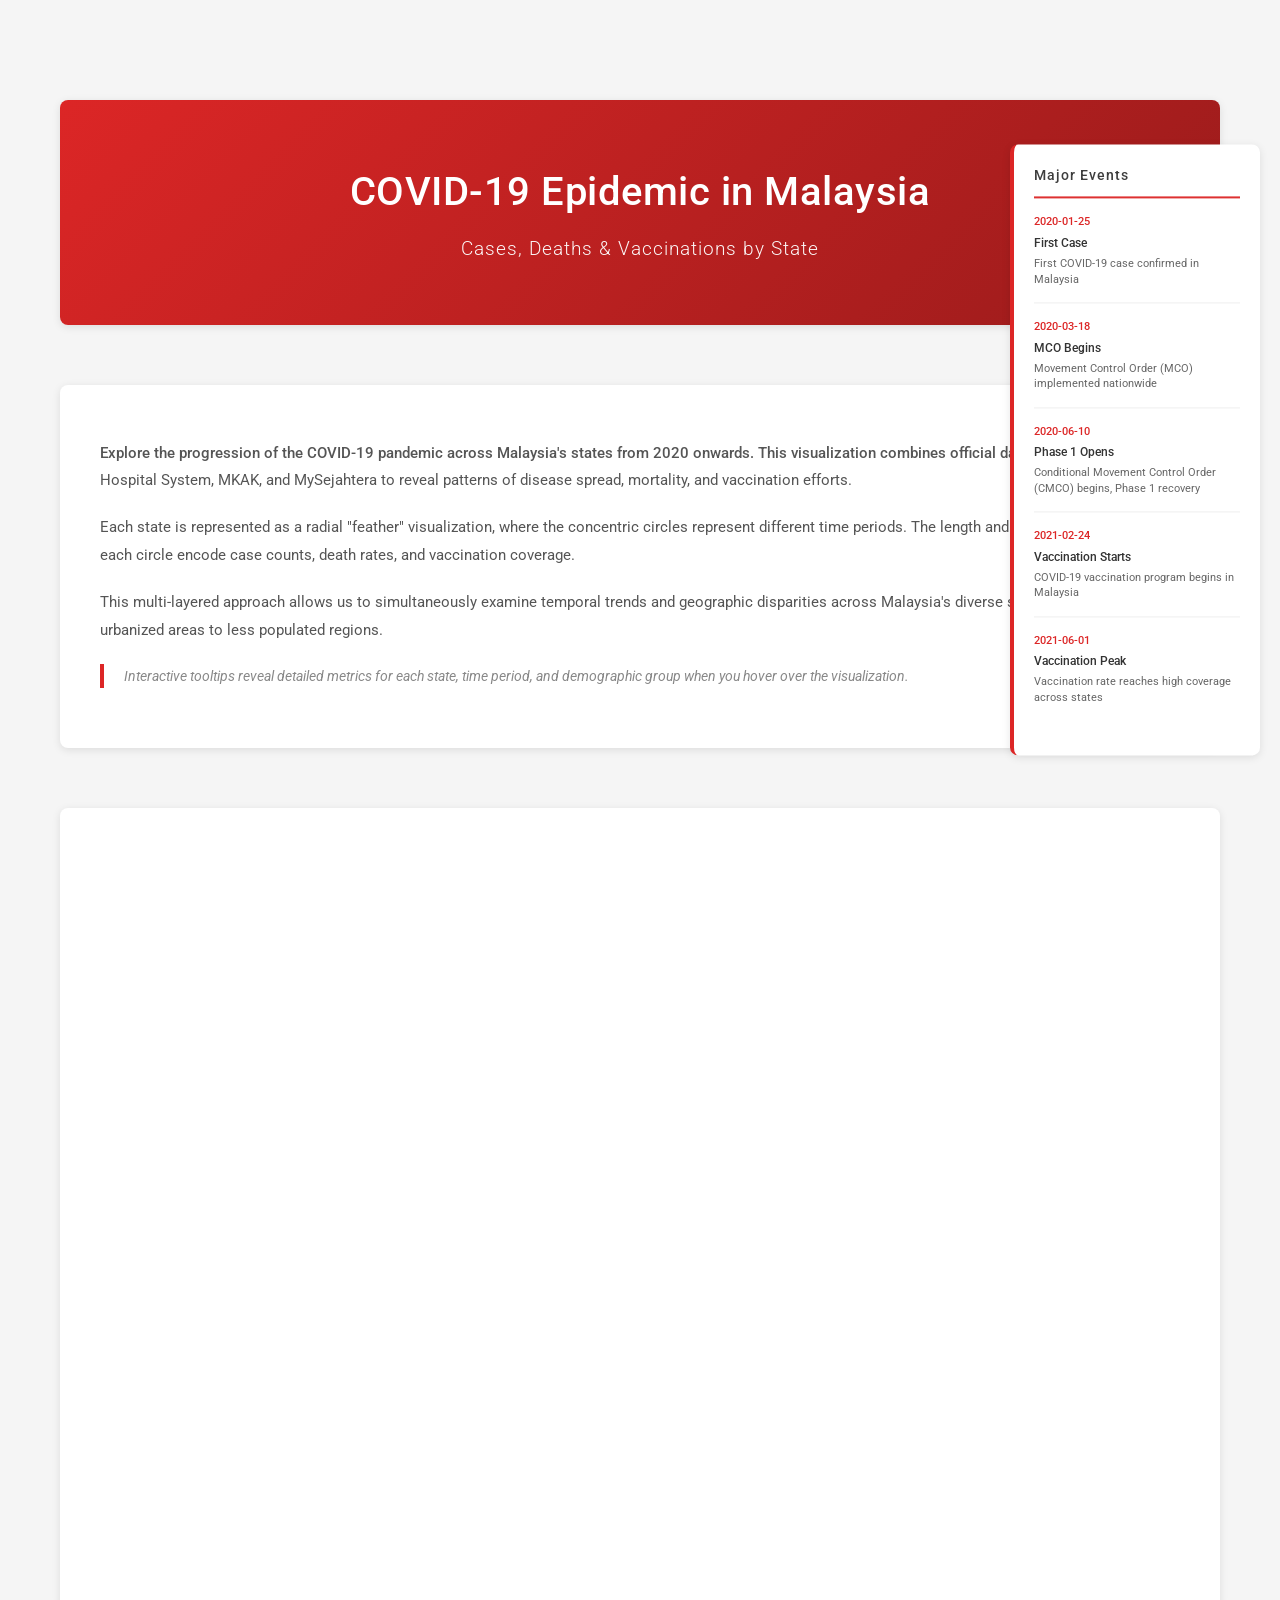
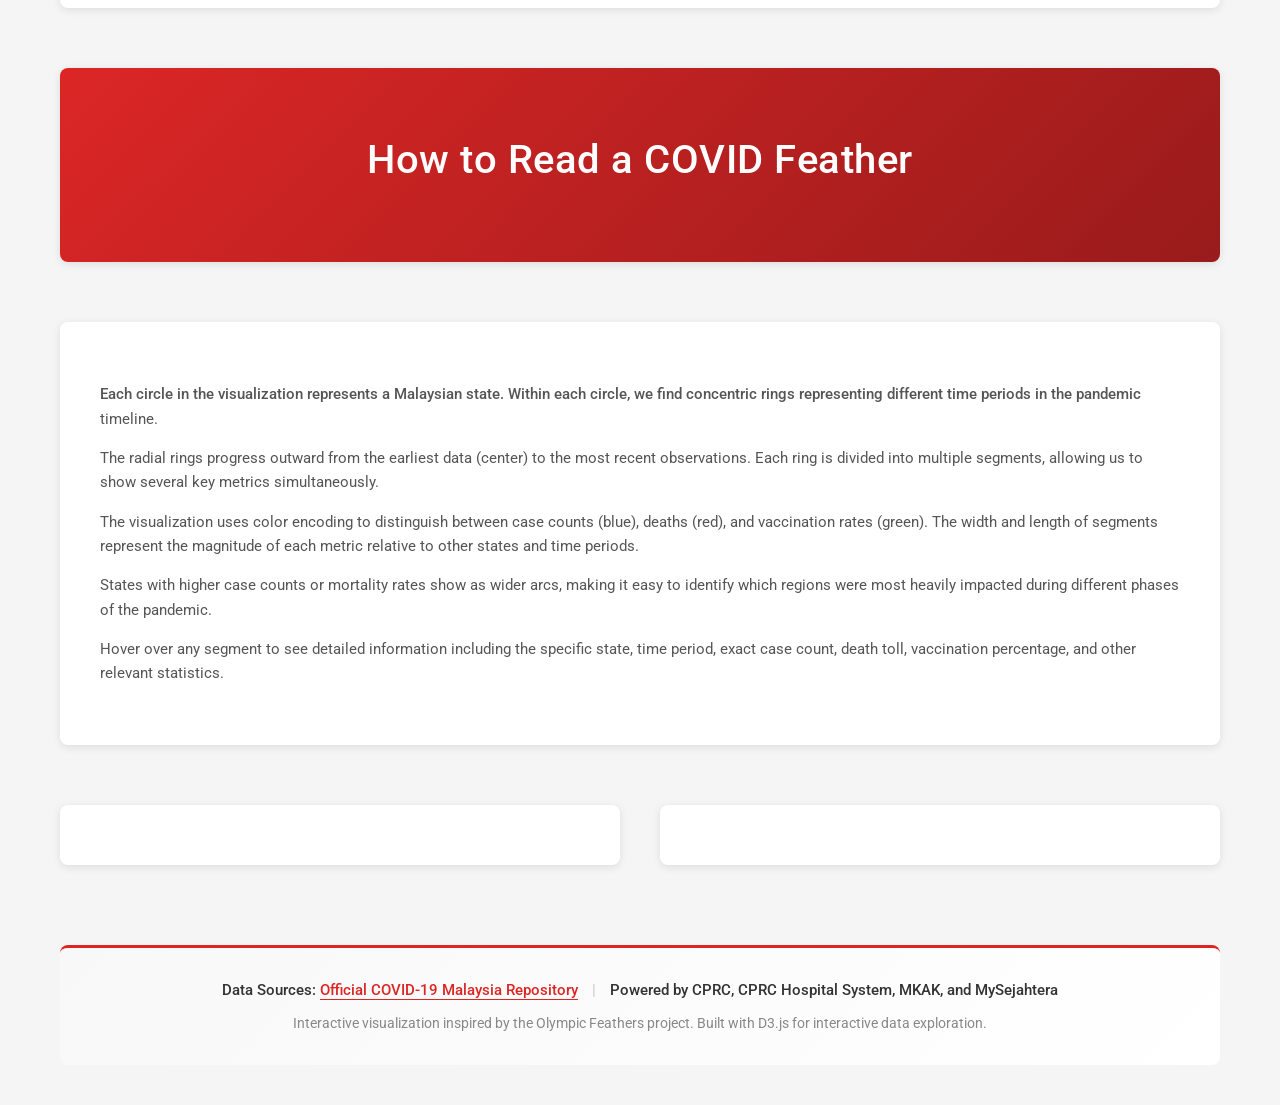
<file: index.html>
<!DOCTYPE html>
<html>
<head>
    <meta http-equiv="Content-Type" content="text/html; charset=UTF-8">
    <meta http-equiv="X-UA-Compatible" content="IE=edge">
    <meta name="viewport" content="user-scalable = yes">

    <title>COVID-19 in Malaysia</title>
    <meta name="author" content="COVID-19 Dashboard">
    <meta name="title" content="COVID-19 in Malaysia - Data Visualization">
    <meta name="description" content="Official data on the COVID-19 epidemic in Malaysia. Visualizing cases, deaths, and vaccinations across states and time.">
    <meta name="keywords" content="COVID-19, coronavirus, Malaysia, data visualization, cases, deaths, vaccination">
    <meta name="theme-color" content="#dc2626">
    
    <!-- Favicon -->
    <link rel="icon" type="image/png" sizes="32x32" href="img/favicon-32x32.png" />
    
    <!-- Google fonts -->
    <link href="https://fonts.googleapis.com/css?family=Roboto:300,300i,400,400i,500" rel="stylesheet">

    <!-- Styling -->
    <link href="css/style.css" rel="stylesheet">
    
    <!-- JS -->
    <script src="https://d3js.org/d3.v7.min.js"></script>
    <!-- Custom Scripts -->
    <script src="js/createStateFeather.js"></script>
    <script src="js/createTimelineAnnotations.js"></script>
    <script src="js/createLegends.js"></script>
    
</head>
<body>
    
    <div id="covid-wrapper">
        
        <div class="covid-section-wrapper head-title-wrapper">
            <h1 id="covid-top-title">COVID-19 Epidemic in Malaysia</h1>
            <h3 id="covid-top-subtitle">Cases, Deaths & Vaccinations by State</h3>
        </div>
        
        <div class="covid-section-wrapper">
            <div id="covid-introduction">
                <p class="bold-start">Explore the progression of the COVID-19 pandemic across Malaysia's states from 2020 onwards. This visualization combines official data from CPRC, the CPRC Hospital System, MKAK, and MySejahtera to reveal patterns of disease spread, mortality, and vaccination efforts.</p>
                <p>Each state is represented as a radial "feather" visualization, where the concentric circles represent different time periods. The length and color of segments within each circle encode case counts, death rates, and vaccination coverage.</p>
                <p>This multi-layered approach allows us to simultaneously examine temporal trends and geographic disparities across Malaysia's diverse states, from heavily urbanized areas to less populated regions.</p>
                <p class="visual-note">Interactive tooltips reveal detailed metrics for each state, time period, and demographic group when you hover over the visualization.</p>
            </div>
        </div>

        <!-- THE chart -->
        <div id="covid-chart"></div>

        <!-- legend -->
        <div class="covid-section-wrapper head-title-wrapper">
            <h1 id="covid-legend-title">How to Read a COVID Feather</h1>
        </div>
        <div class="covid-section-wrapper">
            <div id="covid-feather-legend">
                <p class="bold-start">Each circle in the visualization represents a Malaysian state. Within each circle, we find concentric rings representing different time periods in the pandemic timeline.</p>
                <p>The radial rings progress outward from the earliest data (center) to the most recent observations. Each ring is divided into multiple segments, allowing us to show several key metrics simultaneously.</p>
                <p>The visualization uses color encoding to distinguish between case counts (blue), deaths (red), and vaccination rates (green). The width and length of segments represent the magnitude of each metric relative to other states and time periods.</p>
                <p>States with higher case counts or mortality rates show as wider arcs, making it easy to identify which regions were most heavily impacted during different phases of the pandemic.</p>
                <p>Hover over any segment to see detailed information including the specific state, time period, exact case count, death toll, vaccination percentage, and other relevant statistics.</p>
            </div>
        </div>
        <div id="covid-legend-visual-wrapper">
            <div id="covid-chart-legend"></div>
            <div id="covid-color-legend"></div>
        </div>
        
        
        <!-- Credits & Data -->
        <div id="credits">
            <div class="credit-bold">Data Sources: <a href="https://github.com/leeann/covid19-public">Official COVID-19 Malaysia Repository</a> <span class="credit-divider">|</span> Powered by CPRC, CPRC Hospital System, MKAK, and MySejahtera</div>
            <div class="credit-note">Interactive visualization inspired by the Olympic Feathers project. Built with D3.js for interactive data exploration.</div>
        </div>

    </div>

    <!-- Tooltip -->
    <div id="tooltip">
        <div id="tooltip-container">
            <div class="tooltip-state"></div>
            <div class="tooltip-rule"></div>
            <div class="tooltip-metric"></div>
            
            <div id="tooltip-cases"></div>
            <div id="tooltip-deaths"></div>
            <div id="tooltip-vaccination"></div>
            <div id="tooltip-period"></div>
        </div>
    </div>

    <!-- Tooltip - Time Period -->
    <div id="tooltip-period-wrapper">
        <div id="tooltip-period-container">              
            <div id="tooltip-period-date"></div>
            <div id="tooltip-period-summary"></div>
        </div>
    </div>
    
    <script src="js/script.js"></script>
</body>
</html>
</file>
<file: css/style.css>
/* ==================
   GENERAL STYLING
   ================== */

* {
    margin: 0;
    padding: 0;
    box-sizing: border-box;
}

body {
    font-family: 'Roboto', sans-serif;
    background-color: #f5f5f5;
    color: #333;
    line-height: 1.6;
}

/* ==================
   LAYOUT WRAPPER
   ================== */

#covid-wrapper {
    max-width: 1200px;
    margin: 0 auto;
    padding: 40px 20px;
}

.covid-section-wrapper {
    margin: 60px 0;
    background: white;
    padding: 40px;
    border-radius: 8px;
    box-shadow: 0 2px 8px rgba(0, 0, 0, 0.1);
}

.head-title-wrapper {
    text-align: center;
    padding: 60px 40px;
    background: linear-gradient(135deg, #dc2626 0%, #991b1b 100%);
    color: white;
}

/* ==================
   TYPOGRAPHY
   ================== */

h1 {
    font-size: 2.5em;
    font-weight: 500;
    margin-bottom: 10px;
    letter-spacing: 0.5px;
}

h3 {
    font-size: 1.2em;
    font-weight: 300;
    letter-spacing: 1px;
    opacity: 0.95;
}

p {
    margin: 15px 0;
    font-size: 0.95em;
    color: #555;
}

p.bold-start::first-line {
    font-weight: 500;
}

p.visual-note {
    font-size: 0.85em;
    font-style: italic;
    color: #888;
    border-left: 4px solid #dc2626;
    padding-left: 20px;
    margin: 20px 0;
}

/* ==================
   INTRODUCTION SECTION
   ================== */

#covid-introduction {
    line-height: 1.8;
}

#covid-introduction p {
    margin-bottom: 20px;
}

/* ==================
   CHART CONTAINER
   ================== */

#covid-chart {
    width: 100%;
    height: 800px;
    display: flex;
    justify-content: center;
    align-items: center;
    background: white;
    margin: 60px 0;
    border-radius: 8px;
    box-shadow: 0 2px 8px rgba(0, 0, 0, 0.1);
}

svg {
    width: 100%;
    height: 100%;
}

/* ==================
   LEGEND STYLING
   ================== */

#covid-feather-legend {
    margin: 20px 0;
}

#covid-feather-legend p {
    margin: 15px 0;
}

#covid-legend-visual-wrapper {
    display: grid;
    grid-template-columns: 1fr 1fr;
    gap: 40px;
    margin-top: 40px;
}

#covid-chart-legend,
#covid-color-legend {
    background: white;
    padding: 30px;
    border-radius: 8px;
    box-shadow: 0 2px 8px rgba(0, 0, 0, 0.1);
}

/* Legend SVG */
.legend-item {
    margin: 20px 0;
    display: flex;
    align-items: center;
}

.legend-color-box {
    width: 30px;
    height: 30px;
    margin-right: 15px;
    border-radius: 4px;
    border: 1px solid #ddd;
}

.legend-label {
    font-size: 0.95em;
    color: #555;
}

/* ==================
   TOOLTIP
   ================== */

#tooltip,
#tooltip-period-wrapper {
    position: fixed;
    pointer-events: none;
    opacity: 0;
    background: white;
    border-radius: 6px;
    padding: 15px;
    box-shadow: 0 4px 12px rgba(0, 0, 0, 0.15);
    z-index: 999;
    font-size: 0.85em;
    max-width: 300px;
    border-left: 4px solid #dc2626;
}

#tooltip.active,
#tooltip-period-wrapper.active {
    opacity: 1;
}

#tooltip-container,
#tooltip-period-container {
    display: flex;
    flex-direction: column;
    gap: 8px;
}

.tooltip-state,
.tooltip-metric,
.tooltip-rule {
    font-weight: 500;
    color: #dc2626;
}

.tooltip-rule {
    border-bottom: 1px solid #eee;
    padding-bottom: 8px;
    margin-bottom: 8px;
}

#tooltip-cases,
#tooltip-deaths,
#tooltip-vaccination,
#tooltip-period {
    font-size: 0.85em;
    color: #666;
}

/* ==================
   CREDITS
   ================== */

#credits {
    background: linear-gradient(135deg, #f8f8f8 0%, #ffffff 100%);
    padding: 30px;
    margin-top: 80px;
    border-radius: 8px;
    border-top: 3px solid #dc2626;
    text-align: center;
}

.credit-bold {
    font-weight: 500;
    margin-bottom: 10px;
    font-size: 0.95em;
}

.credit-note {
    font-size: 0.85em;
    color: #888;
}

.credit-divider {
    margin: 0 10px;
    color: #ccc;
}

#credits a {
    color: #dc2626;
    text-decoration: none;
    border-bottom: 1px solid #dc2626;
    transition: color 0.2s ease;
}

#credits a:hover {
    color: #991b1b;
    border-bottom-color: #991b1b;
}

/* ==================
   D3 VISUALIZATION ELEMENTS
   ================== */

.feather {
    stroke: none;
    stroke-width: 1px;
}

.feather-segment {
    cursor: pointer;
    transition: opacity 0.2s ease;
}

.feather-segment:hover {
    opacity: 0.8;
    filter: brightness(1.1);
}

.feather-label {
    font-size: 0.85em;
    text-anchor: middle;
    pointer-events: none;
    fill: #333;
}

.time-ring {
    fill: none;
    stroke: #ddd;
    stroke-width: 1px;
}

.time-ring-label {
    font-size: 0.75em;
    fill: #999;
    pointer-events: none;
}

/* ==================
   COLOR SCHEME
   ================== */

.cases-color {
    fill: #3b82f6; /* Blue */
}

.deaths-color {
    fill: #dc2626; /* Red */
}

.vaccination-color {
    fill: #16a34a; /* Green */
}

.cases-light {
    fill: #93c5fd;
}

.deaths-light {
    fill: #fca5a5;
}

.vaccination-light {
    fill: #86efac;
}

/* ==================
   RESPONSIVE DESIGN
   ================== */

@media (max-width: 768px) {
    #covid-wrapper {
        padding: 20px 10px;
    }

    .covid-section-wrapper {
        padding: 20px;
        margin: 30px 0;
    }

    .head-title-wrapper {
        padding: 30px 20px;
    }

    h1 {
        font-size: 1.8em;
    }

    h3 {
        font-size: 1em;
    }

    #covid-chart {
        height: 500px;
        margin: 30px 0;
    }

    #covid-legend-visual-wrapper {
        grid-template-columns: 1fr;
        gap: 20px;
    }

    #tooltip,
    #tooltip-period-wrapper {
        max-width: 250px;
        font-size: 0.8em;
    }
}

@media (max-width: 480px) {
    h1 {
        font-size: 1.4em;
    }

    h3 {
        font-size: 0.9em;
    }

    p {
        font-size: 0.85em;
    }

    #covid-chart {
        height: 400px;
    }

    .covid-section-wrapper {
        padding: 15px;
    }
}
</file>
